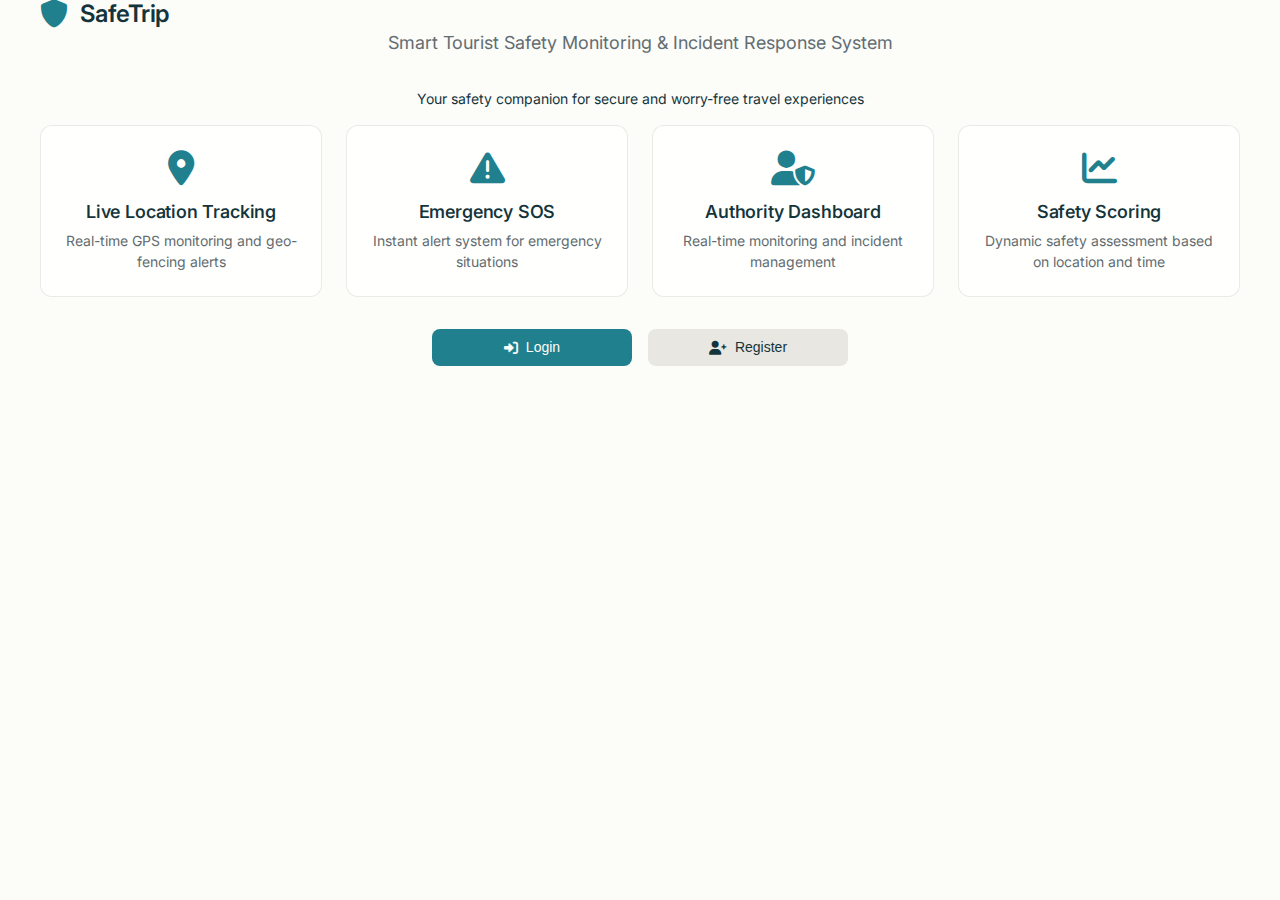
<file: index.html>
<!DOCTYPE html>
<html lang="en">
<head>
    <meta charset="UTF-8">
    <meta name="viewport" content="width=device-width, initial-scale=1.0">
    <title>SafeTrip - Smart Tourist Safety System</title>
    <link rel="stylesheet" href="style.css">
    <link rel="stylesheet" href="https://cdnjs.cloudflare.com/ajax/libs/font-awesome/6.0.0/css/all.min.css">
    <link rel="preconnect" href="https://fonts.googleapis.com">
    <link rel="preconnect" href="https://fonts.gstatic.com" crossorigin>
    <link href="https://fonts.googleapis.com/css2?family=Inter:wght@300;400;500;600;700&display=swap" rel="stylesheet">
</head>
<body>
    <!-- Welcome View -->
    <div id="welcomeView" class="welcome-container">
        <div class="hero-section">
            <div class="hero-content">
                <div class="hero-header">
                    <div class="logo">
                        <i class="fas fa-shield-alt"></i>
                        <h1>SafeTrip</h1>
                    </div>
                    <p class="hero-subtitle">Smart Tourist Safety Monitoring & Incident Response System</p>
                    <p class="hero-description">Your safety companion for secure and worry-free travel experiences</p>
                </div>

                <div class="features-grid">
                    <div class="feature-card">
                        <i class="fas fa-map-marker-alt"></i>
                        <h3>Live Location Tracking</h3>
                        <p>Real-time GPS monitoring and geo-fencing alerts</p>
                    </div>
                    <div class="feature-card">
                        <i class="fas fa-exclamation-triangle"></i>
                        <h3>Emergency SOS</h3>
                        <p>Instant alert system for emergency situations</p>
                    </div>
                    <div class="feature-card">
                        <i class="fas fa-user-shield"></i>
                        <h3>Authority Dashboard</h3>
                        <p>Real-time monitoring and incident management</p>
                    </div>
                    <div class="feature-card">
                        <i class="fas fa-chart-line"></i>
                        <h3>Safety Scoring</h3>
                        <p>Dynamic safety assessment based on location and time</p>
                    </div>
                </div>

                <div class="cta-buttons">
                    <button class="btn btn--primary" onclick="ModalSystem.show('loginModal')">
                        <i class="fas fa-sign-in-alt"></i>
                        Login
                    </button>
                    <button class="btn btn--secondary" onclick="ModalSystem.show('registerModal')">
                        <i class="fas fa-user-plus"></i>
                        Register
                    </button>
                </div>
            </div>
        </div>
    </div>

    <!-- Login Modal -->
    <div id="loginModal" class="modal hidden">
        <div class="modal-content">
            <div class="modal-header">
                <h3><i class="fas fa-sign-in-alt"></i> Login</h3>
                <button class="modal-close" onclick="ModalSystem.hide('loginModal')">&times;</button>
            </div>
            <div class="modal-body">
                <form id="loginForm" class="auth-form">
                    <div class="form-group">
                        <label for="loginEmail">Email:</label>
                        <input type="email" id="loginEmail" name="email" required>
                    </div>
                    <div class="form-group">
                        <label for="loginPassword">Password:</label>
                        <input type="password" id="loginPassword" name="password" required>
                    </div>
                    <div class="form-group">
                        <label for="loginUserType">User Type:</label>
                        <select id="loginUserType" name="userType" required>
                            <option value="">Select User Type</option>
                            <option value="tourist">Tourist</option>
                            <option value="authority">Authority</option>
                        </select>
                    </div>
                    <button type="submit" class="btn btn--primary btn--full">
                        <i class="fas fa-sign-in-alt"></i>
                        Login
                    </button>
                </form>
                <p class="auth-switch">
                    Don't have an account? 
                    <a href="#" onclick="ModalSystem.hide('loginModal'); ModalSystem.show('registerModal')">Register here</a>
                </p>
            </div>
        </div>
    </div>

    <!-- Register Modal -->
    <div id="registerModal" class="modal hidden">
        <div class="modal-content">
            <div class="modal-header">
                <h3><i class="fas fa-user-plus"></i> Register</h3>
                <button class="modal-close" onclick="ModalSystem.hide('registerModal')">&times;</button>
            </div>
            <div class="modal-body">
                <form id="registerForm" class="auth-form">
                    <!-- Common Fields -->
                    <div class="form-group">
                        <label for="registerName">Full Name:</label>
                        <input type="text" id="registerName" name="name" required maxlength="100">
                    </div>
                    <div class="form-group">
                        <label for="registerEmail">Email:</label>
                        <input type="email" id="registerEmail" name="email" required>
                    </div>
                    <div class="form-group">
                        <label for="registerPhone">Phone Number:</label>
                        <input type="tel" id="registerPhone" name="phone" required 
                               pattern="^\+91[6-9]\d{9}$" placeholder="+91XXXXXXXXXX">
                    </div>
                    <div class="form-group">
                        <label for="registerPassword">Password:</label>
                        <input type="password" id="registerPassword" name="password" required minlength="8">
                    </div>
                    <div class="form-group">
                        <label for="registerUserType">User Type:</label>
                        <select id="registerUserType" name="userType" required onchange="toggleUserTypeFields()">
                            <option value="">Select User Type</option>
                            <option value="tourist">Tourist</option>
                            <option value="authority">Authority</option>
                        </select>
                    </div>

                    <!-- Tourist Specific Fields -->
                    <div id="touristFields" class="user-type-fields" style="display: none;">
                        <div class="form-group">
                            <label for="emergencyContact">Emergency Contact:</label>
                            <input type="tel" id="emergencyContact" name="emergencyContact" 
                                   pattern="^\+91[6-9]\d{9}$" placeholder="+91XXXXXXXXXX">
                        </div>
                        <div class="form-group">
                            <label for="idType">ID Type:</label>
                            <select id="idType" name="idType">
                                <option value="">Select ID Type</option>
                                <option value="aadhaar">Aadhaar</option>
                                <option value="passport">Passport</option>
                                <option value="driving_license">Driving License</option>
                            </select>
                        </div>
                        <div class="form-group">
                            <label for="idNumber">ID Number:</label>
                            <input type="text" id="idNumber" name="idNumber">
                        </div>
                        <div class="form-group">
                            <label for="nationality">Nationality:</label>
                            <input type="text" id="nationality" name="nationality" value="Indian">
                        </div>
                    </div>

                    <!-- Authority Specific Fields -->
                    <div id="authorityFields" class="user-type-fields" style="display: none;">
                        <div class="form-group">
                            <label for="officerID">Officer ID:</label>
                            <input type="text" id="officerID" name="officerID">
                        </div>
                        <div class="form-group">
                            <label for="department">Department:</label>
                            <select id="department" name="department">
                                <option value="">Select Department</option>
                                <option value="Police Department">Police Department</option>
                                <option value="Tourism Department">Tourism Department</option>
                                <option value="Emergency Services">Emergency Services</option>
                                <option value="Medical Department">Medical Department</option>
                            </select>
                        </div>
                        <div class="form-group">
                            <label for="jurisdiction">Jurisdiction:</label>
                            <input type="text" id="jurisdiction" name="jurisdiction">
                        </div>
                        <div class="form-group">
                            <label for="rank">Rank:</label>
                            <input type="text" id="rank" name="rank" value="Officer">
                        </div>
                    </div>

                    <button type="submit" class="btn btn--primary btn--full">
                        <i class="fas fa-user-plus"></i>
                        Register
                    </button>
                </form>
                <p class="auth-switch">
                    Already have an account? 
                    <a href="#" onclick="ModalSystem.hide('registerModal'); ModalSystem.show('loginModal')">Login here</a>
                </p>
            </div>
        </div>
    </div>

    <!-- Main App Container -->
    <div id="appView" class="app-container" style="display: none;">
        <!-- App Header -->
        <div class="app-header">
            <div class="header-content">
                <!-- Tourist Header -->
                <div id="touristHeader" class="user-info" style="display: none;">
                    <div class="user-avatar">
                        <i class="fas fa-user"></i>
                    </div>
                    <div class="user-details">
                        <h3 id="userName">Loading...</h3>
                        <p class="safety-score">Safety Score: <span id="safetyScoreHeader" class="score-value">--</span></p>
                    </div>
                </div>

                <!-- Authority Header -->
                <div id="authorityHeader" class="authority-info authority-header" style="display: none;">
                    <div class="authority-avatar">
                        <i class="fas fa-shield-alt"></i>
                    </div>
                    <div class="authority-details">
                        <h3 id="authorityName">Loading...</h3>
                        <p id="authorityDept">Authority Department</p>
                    </div>
                </div>

                <!-- Header Actions -->
                <div class="header-actions">
                    <div class="alert-counter">
                        <i class="fas fa-bell"></i>
                        <span id="alertsBadge" class="badge hidden">0</span>
                    </div>
                    <button id="logoutButton" class="btn btn--secondary btn--small">
                        <i class="fas fa-sign-out-alt"></i>
                        Logout
                    </button>
                </div>
            </div>
        </div>

        <!-- Navigation -->
        <div class="app-nav">
            <!-- Tourist Navigation -->
            <div id="touristNav" class="nav-container" style="display: none;">
                <button class="nav-btn active" onclick="Navigation.showView('dashboard')">
                    <i class="fas fa-tachometer-alt"></i>
                    Dashboard
                </button>
                <button class="nav-btn" onclick="Navigation.showView('alerts')">
                    <i class="fas fa-bell"></i>
                    Alerts
                </button>
                <button class="nav-btn" onclick="Navigation.showView('safety')">
                    <i class="fas fa-shield-alt"></i>
                    Safety Tips
                </button>
                <button class="nav-btn" onclick="Navigation.showView('emergency')">
                    <i class="fas fa-exclamation-triangle"></i>
                    Emergency
                </button>
                <button class="nav-btn" onclick="Navigation.showView('profile')">
                    <i class="fas fa-user"></i>
                    Profile
                </button>
            </div>

            <!-- Authority Navigation -->
            <div id="authorityNav" class="nav-container" style="display: none;">
                <button class="nav-btn active" onclick="Navigation.showView('authorityDashboard')">
                    <i class="fas fa-tachometer-alt"></i>
                    Dashboard
                </button>
                <button class="nav-btn" onclick="Navigation.showView('monitoringCenter')">
                    <i class="fas fa-desktop"></i>
                    Monitoring
                </button>
                <button class="nav-btn" onclick="Navigation.showView('incidentManagement')">
                    <i class="fas fa-clipboard-list"></i>
                    Incidents
                </button>
                <button class="nav-btn" onclick="Navigation.showView('reports')">
                    <i class="fas fa-chart-bar"></i>
                    Reports
                </button>
            </div>
        </div>

        <!-- App Main Content -->
        <div class="app-main">
            <!-- Tourist Dashboard -->
            <div id="dashboard" class="view active">
                <div class="dashboard-grid">
                    <!-- Safety Score Card -->
                    <div class="dashboard-card safety-card">
                        <div class="card-header">
                            <h4><i class="fas fa-shield-alt"></i> Current Safety Score</h4>
                        </div>
                        <div class="card-body">
                            <div class="safety-indicator">
                                <div class="safety-circle high" id="safetyCircle">85</div>
                                <p>Your current safety level</p>
                            </div>
                        </div>
                    </div>

                    <!-- Emergency Button Card -->
                    <div class="dashboard-card emergency-card">
                        <div class="card-header">
                            <h4><i class="fas fa-exclamation-triangle"></i> Emergency SOS</h4>
                        </div>
                        <div class="card-body">
                            <button id="emergencyButton" class="emergency-button">
                                <i class="fas fa-exclamation-triangle"></i>
                                SOS
                            </button>
                            <p class="emergency-text">Press in case of emergency</p>
                        </div>
                    </div>

                    <!-- Nearby Alerts Card -->
                    <div class="dashboard-card">
                        <div class="card-header">
                            <h4><i class="fas fa-bell"></i> Nearby Alerts</h4>
                        </div>
                        <div class="card-body">
                            <div id="alertsList" class="alerts-list">
                                <p class="loading">Loading alerts...</p>
                            </div>
                        </div>
                    </div>
                </div>
            </div>

            <!-- Tourist Alerts View -->
            <div id="alerts" class="view">
                <div class="view-header">
                    <h2><i class="fas fa-bell"></i> Safety Alerts</h2>
                    <p>Stay informed about safety alerts in your area</p>
                </div>
                <div class="alerts-container">
                    <div id="allAlertsList" class="alerts-list">
                        <p class="loading">Loading alerts...</p>
                    </div>
                </div>
            </div>

            <!-- Safety Tips View -->
            <div id="safety" class="view">
                <div class="view-header">
                    <h2><i class="fas fa-shield-alt"></i> Safety Tips</h2>
                    <p>Important safety guidelines for travelers</p>
                </div>
                <div class="safety-tips-container">
                    <div id="safetyTips" class="tips-grid">
                        <p class="loading">Loading safety tips...</p>
                    </div>
                </div>
            </div>

            <!-- Emergency Contacts View -->
            <div id="emergency" class="view">
                <div class="view-header">
                    <h2><i class="fas fa-exclamation-triangle"></i> Emergency Contacts</h2>
                    <p>Important emergency contact numbers</p>
                </div>
                <div class="emergency-contacts-container">
                    <div id="emergencyContacts" class="contacts-grid">
                        <p class="loading">Loading emergency contacts...</p>
                    </div>
                </div>
            </div>

            <!-- Profile View -->
            <div id="profile" class="view">
                <div class="view-header">
                    <h2><i class="fas fa-user"></i> My Profile</h2>
                    <p>Your account information and settings</p>
                </div>
                <div class="profile-container">
                    <div class="profile-card">
                        <div class="profile-info">
                            <div class="profile-avatar">
                                <i class="fas fa-user"></i>
                            </div>
                            <h3 id="profileName">Loading...</h3>
                            <p id="profileEmail">Loading...</p>
                            <p id="profilePhone">Loading...</p>
                        </div>
                    </div>
                </div>
            </div>

            <!-- Authority Dashboard -->
            <div id="authorityDashboard" class="view">
                <div class="dashboard-grid">
                    <!-- Active Tourists Card -->
                    <div class="dashboard-card">
                        <div class="card-header">
                            <h4><i class="fas fa-users"></i> Active Tourists</h4>
                        </div>
                        <div class="card-body">
                            <div id="touristsList" class="tourists-list">
                                <p class="loading">Loading tourists...</p>
                            </div>
                        </div>
                    </div>

                    <!-- Recent Alerts Card -->
                    <div class="dashboard-card">
                        <div class="card-header">
                            <h4><i class="fas fa-bell"></i> Recent Alerts</h4>
                        </div>
                        <div class="card-body">
                            <div id="authorityAlertsList" class="alerts-list">
                                <p class="loading">Loading alerts...</p>
                            </div>
                        </div>
                    </div>
                </div>
            </div>

            <!-- Monitoring Center View -->
            <div id="monitoringCenter" class="view">
                <div class="view-header">
                    <h2><i class="fas fa-desktop"></i> Monitoring Center</h2>
                    <p>Real-time monitoring of tourist locations and activities</p>
                </div>
                <div class="monitoring-container">
                    <div class="map-container">
                        <div id="monitoringMap" class="map-placeholder">
                            <i class="fas fa-map"></i>
                            <p>Real-time Map View</p>
                            <small>Tourist locations and alerts will be displayed here</small>
                        </div>
                    </div>
                </div>
            </div>

            <!-- Incident Management View -->
            <div id="incidentManagement" class="view">
                <div class="view-header">
                    <h2><i class="fas fa-clipboard-list"></i> Incident Management</h2>
                    <p>Manage and respond to reported incidents</p>
                </div>
                <div class="incidents-container">
                    <div id="incidentsList" class="incidents-list">
                        <p class="loading">Loading incidents...</p>
                    </div>
                </div>
            </div>

            <!-- Reports View -->
            <div id="reports" class="view">
                <div class="view-header">
                    <h2><i class="fas fa-chart-bar"></i> Reports & Analytics</h2>
                    <p>Safety reports and statistical analysis</p>
                </div>
                <div class="reports-container">
                    <div class="reports-grid">
                        <div class="report-card">
                            <h4><i class="fas fa-chart-line"></i> Safety Trends</h4>
                            <div class="chart-placeholder">
                                <i class="fas fa-chart-line"></i>
                                <p>Safety trend analysis</p>
                            </div>
                        </div>
                        <div class="report-card">
                            <h4><i class="fas fa-map-marked-alt"></i> Incident Heatmap</h4>
                            <div class="chart-placeholder">
                                <i class="fas fa-map-marked-alt"></i>
                                <p>Incident location heatmap</p>
                            </div>
                        </div>
                    </div>
                </div>
            </div>
        </div>
    </div>

    <!-- Notifications Container -->
    <div id="notifications" class="notifications-container"></div>

    <script src="app.js"></script>
    <script>
        // Toggle user type specific fields in registration form
        function toggleUserTypeFields() {
            const userType = document.getElementById('registerUserType').value;
            const touristFields = document.getElementById('touristFields');
            const authorityFields = document.getElementById('authorityFields');

            if (userType === 'tourist') {
                touristFields.style.display = 'block';
                authorityFields.style.display = 'none';

                // Make tourist fields required
                document.getElementById('emergencyContact').required = true;
                document.getElementById('idType').required = true;
                document.getElementById('idNumber').required = true;

                // Make authority fields optional
                document.getElementById('officerID').required = false;
                document.getElementById('department').required = false;
                document.getElementById('jurisdiction').required = false;
            } else if (userType === 'authority') {
                touristFields.style.display = 'none';
                authorityFields.style.display = 'block';

                // Make authority fields required
                document.getElementById('officerID').required = true;
                document.getElementById('department').required = true;
                document.getElementById('jurisdiction').required = true;

                // Make tourist fields optional
                document.getElementById('emergencyContact').required = false;
                document.getElementById('idType').required = false;
                document.getElementById('idNumber').required = false;
            } else {
                touristFields.style.display = 'none';
                authorityFields.style.display = 'none';

                // Make all fields optional
                document.getElementById('emergencyContact').required = false;
                document.getElementById('idType').required = false;
                document.getElementById('idNumber').required = false;
                document.getElementById('officerID').required = false;
                document.getElementById('department').required = false;
                document.getElementById('jurisdiction').required = false;
            }
        }

        // Show appropriate UI based on user type
        function showUserTypeUI(userType) {
            if (userType === 'tourist') {
                document.getElementById('touristHeader').style.display = 'flex';
                document.getElementById('authorityHeader').style.display = 'none';
                document.getElementById('touristNav').style.display = 'flex';
                document.getElementById('authorityNav').style.display = 'none';
                Navigation.showView('dashboard');
            } else if (userType === 'authority') {
                document.getElementById('touristHeader').style.display = 'none';
                document.getElementById('authorityHeader').style.display = 'flex';
                document.getElementById('touristNav').style.display = 'none';
                document.getElementById('authorityNav').style.display = 'flex';
                Navigation.showView('authorityDashboard');
            }
        }

        // Override the original app initialization to show correct UI
        const originalShowApp = AuthSystem.showApp;
        AuthSystem.showApp = function() {
            originalShowApp();
            if (AppState.userType) {
                showUserTypeUI(AppState.userType);
            }
        };

        // Override tourist app init to show tourist UI
        const originalTouristInit = TouristApp.init;
        TouristApp.init = function() {
            showUserTypeUI('tourist');
            originalTouristInit();
        };

        // Override authority app init to show authority UI
        const originalAuthorityInit = AuthorityApp.init;
        AuthorityApp.init = function() {
            showUserTypeUI('authority');
            originalAuthorityInit();
        };
    </script>
</body>
</html>
</file>
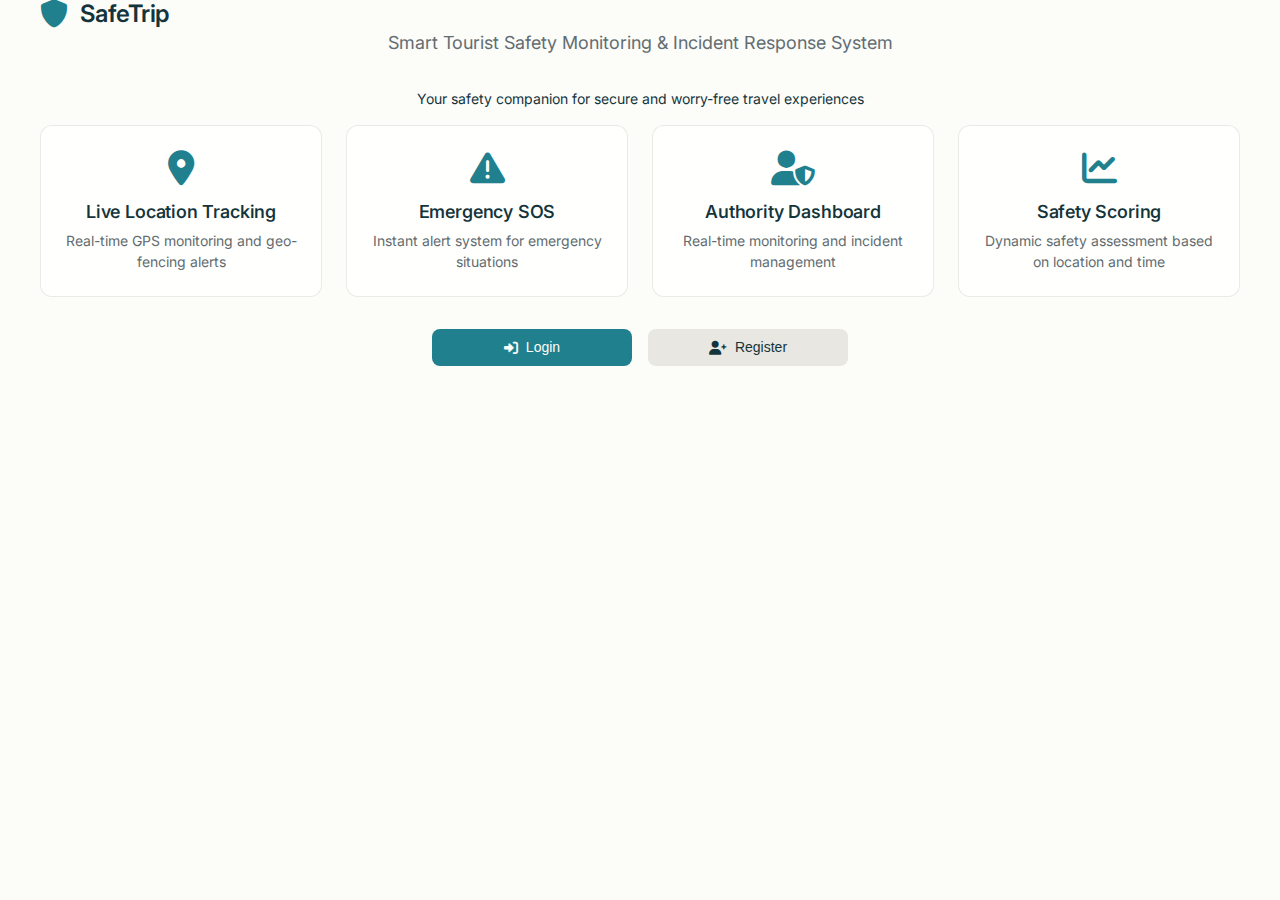
<file: index (3).html>
<!DOCTYPE html>
<html lang="en">
<head>
    <meta charset="UTF-8">
    <meta name="viewport" content="width=device-width, initial-scale=1.0">
    <title>SafeTrip - Smart Tourist Safety System</title>
    <link rel="stylesheet" href="style.css">
    <link rel="stylesheet" href="https://cdnjs.cloudflare.com/ajax/libs/font-awesome/6.0.0/css/all.min.css">
    <link rel="preconnect" href="https://fonts.googleapis.com">
    <link rel="preconnect" href="https://fonts.gstatic.com" crossorigin>
    <link href="https://fonts.googleapis.com/css2?family=Inter:wght@300;400;500;600;700&display=swap" rel="stylesheet">
</head>
<body>
    <!-- Welcome View -->
    <div id="welcomeView" class="welcome-container">
        <div class="hero-section">
            <div class="hero-content">
                <div class="hero-header">
                    <div class="logo">
                        <i class="fas fa-shield-alt"></i>
                        <h1>SafeTrip</h1>
                    </div>
                    <p class="hero-subtitle">Smart Tourist Safety Monitoring & Incident Response System</p>
                    <p class="hero-description">Your safety companion for secure and worry-free travel experiences</p>
                </div>

                <div class="features-grid">
                    <div class="feature-card">
                        <i class="fas fa-map-marker-alt"></i>
                        <h3>Live Location Tracking</h3>
                        <p>Real-time GPS monitoring and geo-fencing alerts</p>
                    </div>
                    <div class="feature-card">
                        <i class="fas fa-exclamation-triangle"></i>
                        <h3>Emergency SOS</h3>
                        <p>Instant alert system for emergency situations</p>
                    </div>
                    <div class="feature-card">
                        <i class="fas fa-user-shield"></i>
                        <h3>Authority Dashboard</h3>
                        <p>Real-time monitoring and incident management</p>
                    </div>
                    <div class="feature-card">
                        <i class="fas fa-chart-line"></i>
                        <h3>Safety Scoring</h3>
                        <p>Dynamic safety assessment based on location and time</p>
                    </div>
                </div>

                <div class="cta-buttons">
                    <button class="btn btn--primary" onclick="ModalSystem.show('loginModal')">
                        <i class="fas fa-sign-in-alt"></i>
                        Login
                    </button>
                    <button class="btn btn--secondary" onclick="ModalSystem.show('registerModal')">
                        <i class="fas fa-user-plus"></i>
                        Register
                    </button>
                </div>
            </div>
        </div>
    </div>

    <!-- Login Modal -->
    <div id="loginModal" class="modal hidden">
        <div class="modal-content">
            <div class="modal-header">
                <h3><i class="fas fa-sign-in-alt"></i> Login</h3>
                <button class="modal-close" onclick="ModalSystem.hide('loginModal')">&times;</button>
            </div>
            <div class="modal-body">
                <form id="loginForm" class="auth-form">
                    <div class="form-group">
                        <label for="loginEmail">Email:</label>
                        <input type="email" id="loginEmail" name="email" required>
                    </div>
                    <div class="form-group">
                        <label for="loginPassword">Password:</label>
                        <input type="password" id="loginPassword" name="password" required>
                    </div>
                    <div class="form-group">
                        <label for="loginUserType">User Type:</label>
                        <select id="loginUserType" name="userType" required>
                            <option value="">Select User Type</option>
                            <option value="tourist">Tourist</option>
                            <option value="authority">Authority</option>
                        </select>
                    </div>
                    <button type="submit" class="btn btn--primary btn--full">
                        <i class="fas fa-sign-in-alt"></i>
                        Login
                    </button>
                </form>
                <p class="auth-switch">
                    Don't have an account? 
                    <a href="#" onclick="ModalSystem.hide('loginModal'); ModalSystem.show('registerModal')">Register here</a>
                </p>
            </div>
        </div>
    </div>

    <!-- Register Modal -->
    <div id="registerModal" class="modal hidden">
        <div class="modal-content">
            <div class="modal-header">
                <h3><i class="fas fa-user-plus"></i> Register</h3>
                <button class="modal-close" onclick="ModalSystem.hide('registerModal')">&times;</button>
            </div>
            <div class="modal-body">
                <form id="registerForm" class="auth-form">
                    <!-- Common Fields -->
                    <div class="form-group">
                        <label for="registerName">Full Name:</label>
                        <input type="text" id="registerName" name="name" required maxlength="100">
                    </div>
                    <div class="form-group">
                        <label for="registerEmail">Email:</label>
                        <input type="email" id="registerEmail" name="email" required>
                    </div>
                    <div class="form-group">
                        <label for="registerPhone">Phone Number:</label>
                        <input type="tel" id="registerPhone" name="phone" required 
                               pattern="^\+91[6-9]\d{9}$" placeholder="+91XXXXXXXXXX">
                    </div>
                    <div class="form-group">
                        <label for="registerPassword">Password:</label>
                        <input type="password" id="registerPassword" name="password" required minlength="8">
                    </div>
                    <div class="form-group">
                        <label for="registerUserType">User Type:</label>
                        <select id="registerUserType" name="userType" required onchange="toggleUserTypeFields()">
                            <option value="">Select User Type</option>
                            <option value="tourist">Tourist</option>
                            <option value="authority">Authority</option>
                        </select>
                    </div>

                    <!-- Tourist Specific Fields -->
                    <div id="touristFields" class="user-type-fields" style="display: none;">
                        <div class="form-group">
                            <label for="emergencyContact">Emergency Contact:</label>
                            <input type="tel" id="emergencyContact" name="emergencyContact" 
                                   pattern="^\+91[6-9]\d{9}$" placeholder="+91XXXXXXXXXX">
                        </div>
                        <div class="form-group">
                            <label for="idType">ID Type:</label>
                            <select id="idType" name="idType">
                                <option value="">Select ID Type</option>
                                <option value="aadhaar">Aadhaar</option>
                                <option value="passport">Passport</option>
                                <option value="driving_license">Driving License</option>
                            </select>
                        </div>
                        <div class="form-group">
                            <label for="idNumber">ID Number:</label>
                            <input type="text" id="idNumber" name="idNumber">
                        </div>
                        <div class="form-group">
                            <label for="nationality">Nationality:</label>
                            <input type="text" id="nationality" name="nationality" value="Indian">
                        </div>
                    </div>

                    <!-- Authority Specific Fields -->
                    <div id="authorityFields" class="user-type-fields" style="display: none;">
                        <div class="form-group">
                            <label for="officerID">Officer ID:</label>
                            <input type="text" id="officerID" name="officerID">
                        </div>
                        <div class="form-group">
                            <label for="department">Department:</label>
                            <select id="department" name="department">
                                <option value="">Select Department</option>
                                <option value="Police Department">Police Department</option>
                                <option value="Tourism Department">Tourism Department</option>
                                <option value="Emergency Services">Emergency Services</option>
                                <option value="Medical Department">Medical Department</option>
                            </select>
                        </div>
                        <div class="form-group">
                            <label for="jurisdiction">Jurisdiction:</label>
                            <input type="text" id="jurisdiction" name="jurisdiction">
                        </div>
                        <div class="form-group">
                            <label for="rank">Rank:</label>
                            <input type="text" id="rank" name="rank" value="Officer">
                        </div>
                    </div>

                    <button type="submit" class="btn btn--primary btn--full">
                        <i class="fas fa-user-plus"></i>
                        Register
                    </button>
                </form>
                <p class="auth-switch">
                    Already have an account? 
                    <a href="#" onclick="ModalSystem.hide('registerModal'); ModalSystem.show('loginModal')">Login here</a>
                </p>
            </div>
        </div>
    </div>

    <!-- Main App Container -->
    <div id="appView" class="app-container" style="display: none;">
        <!-- App Header -->
        <div class="app-header">
            <div class="header-content">
                <!-- Tourist Header -->
                <div id="touristHeader" class="user-info" style="display: none;">
                    <div class="user-avatar">
                        <i class="fas fa-user"></i>
                    </div>
                    <div class="user-details">
                        <h3 id="userName">Loading...</h3>
                        <p class="safety-score">Safety Score: <span id="safetyScoreHeader" class="score-value">--</span></p>
                    </div>
                </div>

                <!-- Authority Header -->
                <div id="authorityHeader" class="authority-info authority-header" style="display: none;">
                    <div class="authority-avatar">
                        <i class="fas fa-shield-alt"></i>
                    </div>
                    <div class="authority-details">
                        <h3 id="authorityName">Loading...</h3>
                        <p id="authorityDept">Authority Department</p>
                    </div>
                </div>

                <!-- Header Actions -->
                <div class="header-actions">
                    <div class="alert-counter">
                        <i class="fas fa-bell"></i>
                        <span id="alertsBadge" class="badge hidden">0</span>
                    </div>
                    <button id="logoutButton" class="btn btn--secondary btn--small">
                        <i class="fas fa-sign-out-alt"></i>
                        Logout
                    </button>
                </div>
            </div>
        </div>

        <!-- Navigation -->
        <div class="app-nav">
            <!-- Tourist Navigation -->
            <div id="touristNav" class="nav-container" style="display: none;">
                <button class="nav-btn active" onclick="Navigation.showView('dashboard')">
                    <i class="fas fa-tachometer-alt"></i>
                    Dashboard
                </button>
                <button class="nav-btn" onclick="Navigation.showView('alerts')">
                    <i class="fas fa-bell"></i>
                    Alerts
                </button>
                <button class="nav-btn" onclick="Navigation.showView('safety')">
                    <i class="fas fa-shield-alt"></i>
                    Safety Tips
                </button>
                <button class="nav-btn" onclick="Navigation.showView('emergency')">
                    <i class="fas fa-exclamation-triangle"></i>
                    Emergency
                </button>
                <button class="nav-btn" onclick="Navigation.showView('profile')">
                    <i class="fas fa-user"></i>
                    Profile
                </button>
            </div>

            <!-- Authority Navigation -->
            <div id="authorityNav" class="nav-container" style="display: none;">
                <button class="nav-btn active" onclick="Navigation.showView('authorityDashboard')">
                    <i class="fas fa-tachometer-alt"></i>
                    Dashboard
                </button>
                <button class="nav-btn" onclick="Navigation.showView('monitoringCenter')">
                    <i class="fas fa-desktop"></i>
                    Monitoring
                </button>
                <button class="nav-btn" onclick="Navigation.showView('incidentManagement')">
                    <i class="fas fa-clipboard-list"></i>
                    Incidents
                </button>
                <button class="nav-btn" onclick="Navigation.showView('reports')">
                    <i class="fas fa-chart-bar"></i>
                    Reports
                </button>
            </div>
        </div>

        <!-- App Main Content -->
        <div class="app-main">
            <!-- Tourist Dashboard -->
            <div id="dashboard" class="view active">
                <div class="dashboard-grid">
                    <!-- Safety Score Card -->
                    <div class="dashboard-card safety-card">
                        <div class="card-header">
                            <h4><i class="fas fa-shield-alt"></i> Current Safety Score</h4>
                        </div>
                        <div class="card-body">
                            <div class="safety-indicator">
                                <div class="safety-circle high" id="safetyCircle">85</div>
                                <p>Your current safety level</p>
                            </div>
                        </div>
                    </div>

                    <!-- Emergency Button Card -->
                    <div class="dashboard-card emergency-card">
                        <div class="card-header">
                            <h4><i class="fas fa-exclamation-triangle"></i> Emergency SOS</h4>
                        </div>
                        <div class="card-body">
                            <button id="emergencyButton" class="emergency-button">
                                <i class="fas fa-exclamation-triangle"></i>
                                SOS
                            </button>
                            <p class="emergency-text">Press in case of emergency</p>
                        </div>
                    </div>

                    <!-- Nearby Alerts Card -->
                    <div class="dashboard-card">
                        <div class="card-header">
                            <h4><i class="fas fa-bell"></i> Nearby Alerts</h4>
                        </div>
                        <div class="card-body">
                            <div id="alertsList" class="alerts-list">
                                <p class="loading">Loading alerts...</p>
                            </div>
                        </div>
                    </div>
                </div>
            </div>

            <!-- Tourist Alerts View -->
            <div id="alerts" class="view">
                <div class="view-header">
                    <h2><i class="fas fa-bell"></i> Safety Alerts</h2>
                    <p>Stay informed about safety alerts in your area</p>
                </div>
                <div class="alerts-container">
                    <div id="allAlertsList" class="alerts-list">
                        <p class="loading">Loading alerts...</p>
                    </div>
                </div>
            </div>

            <!-- Safety Tips View -->
            <div id="safety" class="view">
                <div class="view-header">
                    <h2><i class="fas fa-shield-alt"></i> Safety Tips</h2>
                    <p>Important safety guidelines for travelers</p>
                </div>
                <div class="safety-tips-container">
                    <div id="safetyTips" class="tips-grid">
                        <p class="loading">Loading safety tips...</p>
                    </div>
                </div>
            </div>

            <!-- Emergency Contacts View -->
            <div id="emergency" class="view">
                <div class="view-header">
                    <h2><i class="fas fa-exclamation-triangle"></i> Emergency Contacts</h2>
                    <p>Important emergency contact numbers</p>
                </div>
                <div class="emergency-contacts-container">
                    <div id="emergencyContacts" class="contacts-grid">
                        <p class="loading">Loading emergency contacts...</p>
                    </div>
                </div>
            </div>

            <!-- Profile View -->
            <div id="profile" class="view">
                <div class="view-header">
                    <h2><i class="fas fa-user"></i> My Profile</h2>
                    <p>Your account information and settings</p>
                </div>
                <div class="profile-container">
                    <div class="profile-card">
                        <div class="profile-info">
                            <div class="profile-avatar">
                                <i class="fas fa-user"></i>
                            </div>
                            <h3 id="profileName">Loading...</h3>
                            <p id="profileEmail">Loading...</p>
                            <p id="profilePhone">Loading...</p>
                        </div>
                    </div>
                </div>
            </div>

            <!-- Authority Dashboard -->
            <div id="authorityDashboard" class="view">
                <div class="dashboard-grid">
                    <!-- Active Tourists Card -->
                    <div class="dashboard-card">
                        <div class="card-header">
                            <h4><i class="fas fa-users"></i> Active Tourists</h4>
                        </div>
                        <div class="card-body">
                            <div id="touristsList" class="tourists-list">
                                <p class="loading">Loading tourists...</p>
                            </div>
                        </div>
                    </div>

                    <!-- Recent Alerts Card -->
                    <div class="dashboard-card">
                        <div class="card-header">
                            <h4><i class="fas fa-bell"></i> Recent Alerts</h4>
                        </div>
                        <div class="card-body">
                            <div id="authorityAlertsList" class="alerts-list">
                                <p class="loading">Loading alerts...</p>
                            </div>
                        </div>
                    </div>
                </div>
            </div>

            <!-- Monitoring Center View -->
            <div id="monitoringCenter" class="view">
                <div class="view-header">
                    <h2><i class="fas fa-desktop"></i> Monitoring Center</h2>
                    <p>Real-time monitoring of tourist locations and activities</p>
                </div>
                <div class="monitoring-container">
                    <div class="map-container">
                        <div id="monitoringMap" class="map-placeholder">
                            <i class="fas fa-map"></i>
                            <p>Real-time Map View</p>
                            <small>Tourist locations and alerts will be displayed here</small>
                        </div>
                    </div>
                </div>
            </div>

            <!-- Incident Management View -->
            <div id="incidentManagement" class="view">
                <div class="view-header">
                    <h2><i class="fas fa-clipboard-list"></i> Incident Management</h2>
                    <p>Manage and respond to reported incidents</p>
                </div>
                <div class="incidents-container">
                    <div id="incidentsList" class="incidents-list">
                        <p class="loading">Loading incidents...</p>
                    </div>
                </div>
            </div>

            <!-- Reports View -->
            <div id="reports" class="view">
                <div class="view-header">
                    <h2><i class="fas fa-chart-bar"></i> Reports & Analytics</h2>
                    <p>Safety reports and statistical analysis</p>
                </div>
                <div class="reports-container">
                    <div class="reports-grid">
                        <div class="report-card">
                            <h4><i class="fas fa-chart-line"></i> Safety Trends</h4>
                            <div class="chart-placeholder">
                                <i class="fas fa-chart-line"></i>
                                <p>Safety trend analysis</p>
                            </div>
                        </div>
                        <div class="report-card">
                            <h4><i class="fas fa-map-marked-alt"></i> Incident Heatmap</h4>
                            <div class="chart-placeholder">
                                <i class="fas fa-map-marked-alt"></i>
                                <p>Incident location heatmap</p>
                            </div>
                        </div>
                    </div>
                </div>
            </div>
        </div>
    </div>

    <!-- Notifications Container -->
    <div id="notifications" class="notifications-container"></div>

    <script src="app.js"></script>
    <script>
        // Toggle user type specific fields in registration form
        function toggleUserTypeFields() {
            const userType = document.getElementById('registerUserType').value;
            const touristFields = document.getElementById('touristFields');
            const authorityFields = document.getElementById('authorityFields');

            if (userType === 'tourist') {
                touristFields.style.display = 'block';
                authorityFields.style.display = 'none';

                // Make tourist fields required
                document.getElementById('emergencyContact').required = true;
                document.getElementById('idType').required = true;
                document.getElementById('idNumber').required = true;

                // Make authority fields optional
                document.getElementById('officerID').required = false;
                document.getElementById('department').required = false;
                document.getElementById('jurisdiction').required = false;
            } else if (userType === 'authority') {
                touristFields.style.display = 'none';
                authorityFields.style.display = 'block';

                // Make authority fields required
                document.getElementById('officerID').required = true;
                document.getElementById('department').required = true;
                document.getElementById('jurisdiction').required = true;

                // Make tourist fields optional
                document.getElementById('emergencyContact').required = false;
                document.getElementById('idType').required = false;
                document.getElementById('idNumber').required = false;
            } else {
                touristFields.style.display = 'none';
                authorityFields.style.display = 'none';

                // Make all fields optional
                document.getElementById('emergencyContact').required = false;
                document.getElementById('idType').required = false;
                document.getElementById('idNumber').required = false;
                document.getElementById('officerID').required = false;
                document.getElementById('department').required = false;
                document.getElementById('jurisdiction').required = false;
            }
        }

        // Show appropriate UI based on user type
        function showUserTypeUI(userType) {
            if (userType === 'tourist') {
                document.getElementById('touristHeader').style.display = 'flex';
                document.getElementById('authorityHeader').style.display = 'none';
                document.getElementById('touristNav').style.display = 'flex';
                document.getElementById('authorityNav').style.display = 'none';
                Navigation.showView('dashboard');
            } else if (userType === 'authority') {
                document.getElementById('touristHeader').style.display = 'none';
                document.getElementById('authorityHeader').style.display = 'flex';
                document.getElementById('touristNav').style.display = 'none';
                document.getElementById('authorityNav').style.display = 'flex';
                Navigation.showView('authorityDashboard');
            }
        }

        // Override the original app initialization to show correct UI
        const originalShowApp = AuthSystem.showApp;
        AuthSystem.showApp = function() {
            originalShowApp();
            if (AppState.userType) {
                showUserTypeUI(AppState.userType);
            }
        };

        // Override tourist app init to show tourist UI
        const originalTouristInit = TouristApp.init;
        TouristApp.init = function() {
            showUserTypeUI('tourist');
            originalTouristInit();
        };

        // Override authority app init to show authority UI
        const originalAuthorityInit = AuthorityApp.init;
        AuthorityApp.init = function() {
            showUserTypeUI('authority');
            originalAuthorityInit();
        };
    </script>
</body>
</html>
</file>
<file: style.css>
:root {
  /* Primitive Color Tokens */
  --color-white: rgba(255, 255, 255, 1);
  --color-black: rgba(0, 0, 0, 1);
  --color-cream-50: rgba(252, 252, 249, 1);
  --color-cream-100: rgba(255, 255, 253, 1);
  --color-gray-200: rgba(245, 245, 245, 1);
  --color-gray-300: rgba(167, 169, 169, 1);
  --color-gray-400: rgba(119, 124, 124, 1);
  --color-slate-500: rgba(98, 108, 113, 1);
  --color-brown-600: rgba(94, 82, 64, 1);
  --color-charcoal-700: rgba(31, 33, 33, 1);
  --color-charcoal-800: rgba(38, 40, 40, 1);
  --color-slate-900: rgba(19, 52, 59, 1);
  --color-teal-300: rgba(50, 184, 198, 1);
  --color-teal-400: rgba(45, 166, 178, 1);
  --color-teal-500: rgba(33, 128, 141, 1);
  --color-teal-600: rgba(29, 116, 128, 1);
  --color-teal-700: rgba(26, 104, 115, 1);
  --color-teal-800: rgba(41, 150, 161, 1);
  --color-red-400: rgba(255, 84, 89, 1);
  --color-red-500: rgba(192, 21, 47, 1);
  --color-orange-400: rgba(230, 129, 97, 1);
  --color-orange-500: rgba(168, 75, 47, 1);

  /* RGB versions for opacity control */
  --color-brown-600-rgb: 94, 82, 64;
  --color-teal-500-rgb: 33, 128, 141;
  --color-slate-900-rgb: 19, 52, 59;
  --color-slate-500-rgb: 98, 108, 113;
  --color-red-500-rgb: 192, 21, 47;
  --color-red-400-rgb: 255, 84, 89;
  --color-orange-500-rgb: 168, 75, 47;
  --color-orange-400-rgb: 230, 129, 97;

  /* Background color tokens (Light Mode) */
  --color-bg-1: rgba(59, 130, 246, 0.08); /* Light blue */
  --color-bg-2: rgba(245, 158, 11, 0.08); /* Light yellow */
  --color-bg-3: rgba(34, 197, 94, 0.08); /* Light green */
  --color-bg-4: rgba(239, 68, 68, 0.08); /* Light red */
  --color-bg-5: rgba(147, 51, 234, 0.08); /* Light purple */
  --color-bg-6: rgba(249, 115, 22, 0.08); /* Light orange */
  --color-bg-7: rgba(236, 72, 153, 0.08); /* Light pink */
  --color-bg-8: rgba(6, 182, 212, 0.08); /* Light cyan */

  /* Semantic Color Tokens (Light Mode) */
  --color-background: var(--color-cream-50);
  --color-surface: var(--color-cream-100);
  --color-text: var(--color-slate-900);
  --color-text-secondary: var(--color-slate-500);
  --color-primary: var(--color-teal-500);
  --color-primary-hover: var(--color-teal-600);
  --color-primary-active: var(--color-teal-700);
  --color-secondary: rgba(var(--color-brown-600-rgb), 0.12);
  --color-secondary-hover: rgba(var(--color-brown-600-rgb), 0.2);
  --color-secondary-active: rgba(var(--color-brown-600-rgb), 0.25);
  --color-border: rgba(var(--color-brown-600-rgb), 0.2);
  --color-btn-primary-text: var(--color-cream-50);
  --color-card-border: rgba(var(--color-brown-600-rgb), 0.12);
  --color-card-border-inner: rgba(var(--color-brown-600-rgb), 0.12);
  --color-error: var(--color-red-500);
  --color-success: var(--color-teal-500);
  --color-warning: var(--color-orange-500);
  --color-info: var(--color-slate-500);
  --color-focus-ring: rgba(var(--color-teal-500-rgb), 0.4);
  --color-select-caret: rgba(var(--color-slate-900-rgb), 0.8);

  /* Common style patterns */
  --focus-ring: 0 0 0 3px var(--color-focus-ring);
  --focus-outline: 2px solid var(--color-primary);
  --status-bg-opacity: 0.15;
  --status-border-opacity: 0.25;
  --select-caret-light: url("data:image/svg+xml,%3Csvg xmlns='http://www.w3.org/2000/svg' width='16' height='16' viewBox='0 0 24 24' fill='none' stroke='%23134252' stroke-width='2' stroke-linecap='round' stroke-linejoin='round'%3E%3Cpolyline points='6 9 12 15 18 9'%3E%3C/polyline%3E%3C/svg%3E");
  --select-caret-dark: url("data:image/svg+xml,%3Csvg xmlns='http://www.w3.org/2000/svg' width='16' height='16' viewBox='0 0 24 24' fill='none' stroke='%23f5f5f5' stroke-width='2' stroke-linecap='round' stroke-linejoin='round'%3E%3Cpolyline points='6 9 12 15 18 9'%3E%3C/polyline%3E%3C/svg%3E");

  /* RGB versions for opacity control */
  --color-success-rgb: 33, 128, 141;
  --color-error-rgb: 192, 21, 47;
  --color-warning-rgb: 168, 75, 47;
  --color-info-rgb: 98, 108, 113;

  /* Typography */
  --font-family-base: "FKGroteskNeue", "Geist", "Inter", -apple-system,
    BlinkMacSystemFont, "Segoe UI", Roboto, sans-serif;
  --font-family-mono: "Berkeley Mono", ui-monospace, SFMono-Regular, Menlo,
    Monaco, Consolas, monospace;
  --font-size-xs: 11px;
  --font-size-sm: 12px;
  --font-size-base: 14px;
  --font-size-md: 14px;
  --font-size-lg: 16px;
  --font-size-xl: 18px;
  --font-size-2xl: 20px;
  --font-size-3xl: 24px;
  --font-size-4xl: 30px;
  --font-weight-normal: 400;
  --font-weight-medium: 500;
  --font-weight-semibold: 550;
  --font-weight-bold: 600;
  --line-height-tight: 1.2;
  --line-height-normal: 1.5;
  --letter-spacing-tight: -0.01em;

  /* Spacing */
  --space-0: 0;
  --space-1: 1px;
  --space-2: 2px;
  --space-4: 4px;
  --space-6: 6px;
  --space-8: 8px;
  --space-10: 10px;
  --space-12: 12px;
  --space-16: 16px;
  --space-20: 20px;
  --space-24: 24px;
  --space-32: 32px;

  /* Border Radius */
  --radius-sm: 6px;
  --radius-base: 8px;
  --radius-md: 10px;
  --radius-lg: 12px;
  --radius-full: 9999px;

  /* Shadows */
  --shadow-xs: 0 1px 2px rgba(0, 0, 0, 0.02);
  --shadow-sm: 0 1px 3px rgba(0, 0, 0, 0.04), 0 1px 2px rgba(0, 0, 0, 0.02);
  --shadow-md: 0 4px 6px -1px rgba(0, 0, 0, 0.04),
    0 2px 4px -1px rgba(0, 0, 0, 0.02);
  --shadow-lg: 0 10px 15px -3px rgba(0, 0, 0, 0.04),
    0 4px 6px -2px rgba(0, 0, 0, 0.02);
  --shadow-inset-sm: inset 0 1px 0 rgba(255, 255, 255, 0.15),
    inset 0 -1px 0 rgba(0, 0, 0, 0.03);

  /* Animation */
  --duration-fast: 150ms;
  --duration-normal: 250ms;
  --ease-standard: cubic-bezier(0.16, 1, 0.3, 1);

  /* Layout */
  --container-sm: 640px;
  --container-md: 768px;
  --container-lg: 1024px;
  --container-xl: 1280px;
}

/* Dark mode colors */
@media (prefers-color-scheme: dark) {
  :root {
    /* RGB versions for opacity control (Dark Mode) */
    --color-gray-400-rgb: 119, 124, 124;
    --color-teal-300-rgb: 50, 184, 198;
    --color-gray-300-rgb: 167, 169, 169;
    --color-gray-200-rgb: 245, 245, 245;

    /* Background color tokens (Dark Mode) */
    --color-bg-1: rgba(29, 78, 216, 0.15); /* Dark blue */
    --color-bg-2: rgba(180, 83, 9, 0.15); /* Dark yellow */
    --color-bg-3: rgba(21, 128, 61, 0.15); /* Dark green */
    --color-bg-4: rgba(185, 28, 28, 0.15); /* Dark red */
    --color-bg-5: rgba(107, 33, 168, 0.15); /* Dark purple */
    --color-bg-6: rgba(194, 65, 12, 0.15); /* Dark orange */
    --color-bg-7: rgba(190, 24, 93, 0.15); /* Dark pink */
    --color-bg-8: rgba(8, 145, 178, 0.15); /* Dark cyan */

    /* Semantic Color Tokens (Dark Mode) */
    --color-background: var(--color-charcoal-700);
    --color-surface: var(--color-charcoal-800);
    --color-text: var(--color-gray-200);
    --color-text-secondary: rgba(var(--color-gray-300-rgb), 0.7);
    --color-primary: var(--color-teal-300);
    --color-primary-hover: var(--color-teal-400);
    --color-primary-active: var(--color-teal-800);
    --color-secondary: rgba(var(--color-gray-400-rgb), 0.15);
    --color-secondary-hover: rgba(var(--color-gray-400-rgb), 0.25);
    --color-secondary-active: rgba(var(--color-gray-400-rgb), 0.3);
    --color-border: rgba(var(--color-gray-400-rgb), 0.3);
    --color-error: var(--color-red-400);
    --color-success: var(--color-teal-300);
    --color-warning: var(--color-orange-400);
    --color-info: var(--color-gray-300);
    --color-focus-ring: rgba(var(--color-teal-300-rgb), 0.4);
    --color-btn-primary-text: var(--color-slate-900);
    --color-card-border: rgba(var(--color-gray-400-rgb), 0.2);
    --color-card-border-inner: rgba(var(--color-gray-400-rgb), 0.15);
    --shadow-inset-sm: inset 0 1px 0 rgba(255, 255, 255, 0.1),
      inset 0 -1px 0 rgba(0, 0, 0, 0.15);
    --button-border-secondary: rgba(var(--color-gray-400-rgb), 0.2);
    --color-border-secondary: rgba(var(--color-gray-400-rgb), 0.2);
    --color-select-caret: rgba(var(--color-gray-200-rgb), 0.8);

    /* Common style patterns - updated for dark mode */
    --focus-ring: 0 0 0 3px var(--color-focus-ring);
    --focus-outline: 2px solid var(--color-primary);
    --status-bg-opacity: 0.15;
    --status-border-opacity: 0.25;
    --select-caret-light: url("data:image/svg+xml,%3Csvg xmlns='http://www.w3.org/2000/svg' width='16' height='16' viewBox='0 0 24 24' fill='none' stroke='%23134252' stroke-width='2' stroke-linecap='round' stroke-linejoin='round'%3E%3Cpolyline points='6 9 12 15 18 9'%3E%3C/polyline%3E%3C/svg%3E");
    --select-caret-dark: url("data:image/svg+xml,%3Csvg xmlns='http://www.w3.org/2000/svg' width='16' height='16' viewBox='0 0 24 24' fill='none' stroke='%23f5f5f5' stroke-width='2' stroke-linecap='round' stroke-linejoin='round'%3E%3Cpolyline points='6 9 12 15 18 9'%3E%3C/polyline%3E%3C/svg%3E");

    /* RGB versions for dark mode */
    --color-success-rgb: var(--color-teal-300-rgb);
    --color-error-rgb: var(--color-red-400-rgb);
    --color-warning-rgb: var(--color-orange-400-rgb);
    --color-info-rgb: var(--color-gray-300-rgb);
  }
}

/* Data attribute for manual theme switching */
[data-color-scheme="dark"] {
  /* RGB versions for opacity control (dark mode) */
  --color-gray-400-rgb: 119, 124, 124;
  --color-teal-300-rgb: 50, 184, 198;
  --color-gray-300-rgb: 167, 169, 169;
  --color-gray-200-rgb: 245, 245, 245;

  /* Colorful background palette - Dark Mode */
  --color-bg-1: rgba(29, 78, 216, 0.15); /* Dark blue */
  --color-bg-2: rgba(180, 83, 9, 0.15); /* Dark yellow */
  --color-bg-3: rgba(21, 128, 61, 0.15); /* Dark green */
  --color-bg-4: rgba(185, 28, 28, 0.15); /* Dark red */
  --color-bg-5: rgba(107, 33, 168, 0.15); /* Dark purple */
  --color-bg-6: rgba(194, 65, 12, 0.15); /* Dark orange */
  --color-bg-7: rgba(190, 24, 93, 0.15); /* Dark pink */
  --color-bg-8: rgba(8, 145, 178, 0.15); /* Dark cyan */

  /* Semantic Color Tokens (Dark Mode) */
  --color-background: var(--color-charcoal-700);
  --color-surface: var(--color-charcoal-800);
  --color-text: var(--color-gray-200);
  --color-text-secondary: rgba(var(--color-gray-300-rgb), 0.7);
  --color-primary: var(--color-teal-300);
  --color-primary-hover: var(--color-teal-400);
  --color-primary-active: var(--color-teal-800);
  --color-secondary: rgba(var(--color-gray-400-rgb), 0.15);
  --color-secondary-hover: rgba(var(--color-gray-400-rgb), 0.25);
  --color-secondary-active: rgba(var(--color-gray-400-rgb), 0.3);
  --color-border: rgba(var(--color-gray-400-rgb), 0.3);
  --color-error: var(--color-red-400);
  --color-success: var(--color-teal-300);
  --color-warning: var(--color-orange-400);
  --color-info: var(--color-gray-300);
  --color-focus-ring: rgba(var(--color-teal-300-rgb), 0.4);
  --color-btn-primary-text: var(--color-slate-900);
  --color-card-border: rgba(var(--color-gray-400-rgb), 0.15);
  --color-card-border-inner: rgba(var(--color-gray-400-rgb), 0.15);
  --shadow-inset-sm: inset 0 1px 0 rgba(255, 255, 255, 0.1),
    inset 0 -1px 0 rgba(0, 0, 0, 0.15);
  --color-border-secondary: rgba(var(--color-gray-400-rgb), 0.2);
  --color-select-caret: rgba(var(--color-gray-200-rgb), 0.8);

  /* Common style patterns - updated for dark mode */
  --focus-ring: 0 0 0 3px var(--color-focus-ring);
  --focus-outline: 2px solid var(--color-primary);
  --status-bg-opacity: 0.15;
  --status-border-opacity: 0.25;
  --select-caret-light: url("data:image/svg+xml,%3Csvg xmlns='http://www.w3.org/2000/svg' width='16' height='16' viewBox='0 0 24 24' fill='none' stroke='%23134252' stroke-width='2' stroke-linecap='round' stroke-linejoin='round'%3E%3Cpolyline points='6 9 12 15 18 9'%3E%3C/polyline%3E%3C/svg%3E");
  --select-caret-dark: url("data:image/svg+xml,%3Csvg xmlns='http://www.w3.org/2000/svg' width='16' height='16' viewBox='0 0 24 24' fill='none' stroke='%23f5f5f5' stroke-width='2' stroke-linecap='round' stroke-linejoin='round'%3E%3Cpolyline points='6 9 12 15 18 9'%3E%3C/polyline%3E%3C/svg%3E");

  /* RGB versions for dark mode */
  --color-success-rgb: var(--color-teal-300-rgb);
  --color-error-rgb: var(--color-red-400-rgb);
  --color-warning-rgb: var(--color-orange-400-rgb);
  --color-info-rgb: var(--color-gray-300-rgb);
}

[data-color-scheme="light"] {
  /* RGB versions for opacity control (light mode) */
  --color-brown-600-rgb: 94, 82, 64;
  --color-teal-500-rgb: 33, 128, 141;
  --color-slate-900-rgb: 19, 52, 59;

  /* Semantic Color Tokens (Light Mode) */
  --color-background: var(--color-cream-50);
  --color-surface: var(--color-cream-100);
  --color-text: var(--color-slate-900);
  --color-text-secondary: var(--color-slate-500);
  --color-primary: var(--color-teal-500);
  --color-primary-hover: var(--color-teal-600);
  --color-primary-active: var(--color-teal-700);
  --color-secondary: rgba(var(--color-brown-600-rgb), 0.12);
  --color-secondary-hover: rgba(var(--color-brown-600-rgb), 0.2);
  --color-secondary-active: rgba(var(--color-brown-600-rgb), 0.25);
  --color-border: rgba(var(--color-brown-600-rgb), 0.2);
  --color-btn-primary-text: var(--color-cream-50);
  --color-card-border: rgba(var(--color-brown-600-rgb), 0.12);
  --color-card-border-inner: rgba(var(--color-brown-600-rgb), 0.12);
  --color-error: var(--color-red-500);
  --color-success: var(--color-teal-500);
  --color-warning: var(--color-orange-500);
  --color-info: var(--color-slate-500);
  --color-focus-ring: rgba(var(--color-teal-500-rgb), 0.4);

  /* RGB versions for light mode */
  --color-success-rgb: var(--color-teal-500-rgb);
  --color-error-rgb: var(--color-red-500-rgb);
  --color-warning-rgb: var(--color-orange-500-rgb);
  --color-info-rgb: var(--color-slate-500-rgb);
}

/* Base styles */
html {
  font-size: var(--font-size-base);
  font-family: var(--font-family-base);
  line-height: var(--line-height-normal);
  color: var(--color-text);
  background-color: var(--color-background);
  -webkit-font-smoothing: antialiased;
  box-sizing: border-box;
}

body {
  margin: 0;
  padding: 0;
}

*,
*::before,
*::after {
  box-sizing: inherit;
}

/* Typography */
h1,
h2,
h3,
h4,
h5,
h6 {
  margin: 0;
  font-weight: var(--font-weight-semibold);
  line-height: var(--line-height-tight);
  color: var(--color-text);
  letter-spacing: var(--letter-spacing-tight);
}

h1 {
  font-size: var(--font-size-4xl);
}
h2 {
  font-size: var(--font-size-3xl);
}
h3 {
  font-size: var(--font-size-2xl);
}
h4 {
  font-size: var(--font-size-xl);
}
h5 {
  font-size: var(--font-size-lg);
}
h6 {
  font-size: var(--font-size-md);
}

p {
  margin: 0 0 var(--space-16) 0;
}

a {
  color: var(--color-primary);
  text-decoration: none;
  transition: color var(--duration-fast) var(--ease-standard);
}

a:hover {
  color: var(--color-primary-hover);
}

code,
pre {
  font-family: var(--font-family-mono);
  font-size: calc(var(--font-size-base) * 0.95);
  background-color: var(--color-secondary);
  border-radius: var(--radius-sm);
}

code {
  padding: var(--space-1) var(--space-4);
}

pre {
  padding: var(--space-16);
  margin: var(--space-16) 0;
  overflow: auto;
  border: 1px solid var(--color-border);
}

pre code {
  background: none;
  padding: 0;
}

/* Buttons */
.btn {
  display: inline-flex;
  align-items: center;
  justify-content: center;
  padding: var(--space-8) var(--space-16);
  border-radius: var(--radius-base);
  font-size: var(--font-size-base);
  font-weight: 500;
  line-height: 1.5;
  cursor: pointer;
  transition: all var(--duration-normal) var(--ease-standard);
  border: none;
  text-decoration: none;
  position: relative;
}

.btn:focus-visible {
  outline: none;
  box-shadow: var(--focus-ring);
}

.btn--primary {
  background: var(--color-primary);
  color: var(--color-btn-primary-text);
}

.btn--primary:hover {
  background: var(--color-primary-hover);
}

.btn--primary:active {
  background: var(--color-primary-active);
}

.btn--secondary {
  background: var(--color-secondary);
  color: var(--color-text);
}

.btn--secondary:hover {
  background: var(--color-secondary-hover);
}

.btn--secondary:active {
  background: var(--color-secondary-active);
}

.btn--outline {
  background: transparent;
  border: 1px solid var(--color-border);
  color: var(--color-text);
}

.btn--outline:hover {
  background: var(--color-secondary);
}

.btn--sm {
  padding: var(--space-4) var(--space-12);
  font-size: var(--font-size-sm);
  border-radius: var(--radius-sm);
}

.btn--lg {
  padding: var(--space-10) var(--space-20);
  font-size: var(--font-size-lg);
  border-radius: var(--radius-md);
}

.btn--full-width {
  width: 100%;
}

.btn:disabled {
  opacity: 0.5;
  cursor: not-allowed;
}

/* Form elements */
.form-control {
  display: block;
  width: 100%;
  padding: var(--space-8) var(--space-12);
  font-size: var(--font-size-md);
  line-height: 1.5;
  color: var(--color-text);
  background-color: var(--color-surface);
  border: 1px solid var(--color-border);
  border-radius: var(--radius-base);
  transition: border-color var(--duration-fast) var(--ease-standard),
    box-shadow var(--duration-fast) var(--ease-standard);
}

textarea.form-control {
  font-family: var(--font-family-base);
  font-size: var(--font-size-base);
}

select.form-control {
  padding: var(--space-8) var(--space-12);
  -webkit-appearance: none;
  -moz-appearance: none;
  appearance: none;
  background-image: var(--select-caret-light);
  background-repeat: no-repeat;
  background-position: right var(--space-12) center;
  background-size: 16px;
  padding-right: var(--space-32);
}

/* Add a dark mode specific caret */
@media (prefers-color-scheme: dark) {
  select.form-control {
    background-image: var(--select-caret-dark);
  }
}

/* Also handle data-color-scheme */
[data-color-scheme="dark"] select.form-control {
  background-image: var(--select-caret-dark);
}

[data-color-scheme="light"] select.form-control {
  background-image: var(--select-caret-light);
}

.form-control:focus {
  border-color: var(--color-primary);
  outline: var(--focus-outline);
}

.form-label {
  display: block;
  margin-bottom: var(--space-8);
  font-weight: var(--font-weight-medium);
  font-size: var(--font-size-sm);
}

.form-group {
  margin-bottom: var(--space-16);
}

/* Card component */
.card {
  background-color: var(--color-surface);
  border-radius: var(--radius-lg);
  border: 1px solid var(--color-card-border);
  box-shadow: var(--shadow-sm);
  overflow: hidden;
  transition: box-shadow var(--duration-normal) var(--ease-standard);
}

.card:hover {
  box-shadow: var(--shadow-md);
}

.card__body {
  padding: var(--space-16);
}

.card__header,
.card__footer {
  padding: var(--space-16);
  border-bottom: 1px solid var(--color-card-border-inner);
}

/* Status indicators - simplified with CSS variables */
.status {
  display: inline-flex;
  align-items: center;
  padding: var(--space-6) var(--space-12);
  border-radius: var(--radius-full);
  font-weight: var(--font-weight-medium);
  font-size: var(--font-size-sm);
}

.status--success {
  background-color: rgba(
    var(--color-success-rgb, 33, 128, 141),
    var(--status-bg-opacity)
  );
  color: var(--color-success);
  border: 1px solid
    rgba(var(--color-success-rgb, 33, 128, 141), var(--status-border-opacity));
}

.status--error {
  background-color: rgba(
    var(--color-error-rgb, 192, 21, 47),
    var(--status-bg-opacity)
  );
  color: var(--color-error);
  border: 1px solid
    rgba(var(--color-error-rgb, 192, 21, 47), var(--status-border-opacity));
}

.status--warning {
  background-color: rgba(
    var(--color-warning-rgb, 168, 75, 47),
    var(--status-bg-opacity)
  );
  color: var(--color-warning);
  border: 1px solid
    rgba(var(--color-warning-rgb, 168, 75, 47), var(--status-border-opacity));
}

.status--info {
  background-color: rgba(
    var(--color-info-rgb, 98, 108, 113),
    var(--status-bg-opacity)
  );
  color: var(--color-info);
  border: 1px solid
    rgba(var(--color-info-rgb, 98, 108, 113), var(--status-border-opacity));
}

/* Container layout */
.container {
  width: 100%;
  margin-right: auto;
  margin-left: auto;
  padding-right: var(--space-16);
  padding-left: var(--space-16);
}

@media (min-width: 640px) {
  .container {
    max-width: var(--container-sm);
  }
}
@media (min-width: 768px) {
  .container {
    max-width: var(--container-md);
  }
}
@media (min-width: 1024px) {
  .container {
    max-width: var(--container-lg);
  }
}
@media (min-width: 1280px) {
  .container {
    max-width: var(--container-xl);
  }
}

/* Utility classes */
.flex {
  display: flex;
}
.flex-col {
  flex-direction: column;
}
.items-center {
  align-items: center;
}
.justify-center {
  justify-content: center;
}
.justify-between {
  justify-content: space-between;
}
.gap-4 {
  gap: var(--space-4);
}
.gap-8 {
  gap: var(--space-8);
}
.gap-16 {
  gap: var(--space-16);
}

.m-0 {
  margin: 0;
}
.mt-8 {
  margin-top: var(--space-8);
}
.mb-8 {
  margin-bottom: var(--space-8);
}
.mx-8 {
  margin-left: var(--space-8);
  margin-right: var(--space-8);
}
.my-8 {
  margin-top: var(--space-8);
  margin-bottom: var(--space-8);
}

.p-0 {
  padding: 0;
}
.py-8 {
  padding-top: var(--space-8);
  padding-bottom: var(--space-8);
}
.px-8 {
  padding-left: var(--space-8);
  padding-right: var(--space-8);
}
.py-16 {
  padding-top: var(--space-16);
  padding-bottom: var(--space-16);
}
.px-16 {
  padding-left: var(--space-16);
  padding-right: var(--space-16);
}

.block {
  display: block;
}
.hidden {
  display: none;
}

/* Accessibility */
.sr-only {
  position: absolute;
  width: 1px;
  height: 1px;
  padding: 0;
  margin: -1px;
  overflow: hidden;
  clip: rect(0, 0, 0, 0);
  white-space: nowrap;
  border-width: 0;
}

:focus-visible {
  outline: var(--focus-outline);
  outline-offset: 2px;
}

/* Dark mode specifics */
[data-color-scheme="dark"] .btn--outline {
  border: 1px solid var(--color-border-secondary);
}

@font-face {
  font-family: 'FKGroteskNeue';
  src: url('https://r2cdn.perplexity.ai/fonts/FKGroteskNeue.woff2')
    format('woff2');
}

/* END PERPLEXITY DESIGN SYSTEM */
/* Loading Screen */
.loading-screen {
  position: fixed;
  top: 0;
  left: 0;
  width: 100%;
  height: 100%;
  background: linear-gradient(135deg, var(--color-primary), var(--color-teal-700));
  display: flex;
  align-items: center;
  justify-content: center;
  z-index: 9999;
  color: white;
}

.loading-content {
  text-align: center;
  animation: fadeInUp 0.8s var(--ease-standard);
}

.loading-logo {
  margin-bottom: var(--space-32);
}

.loading-logo i {
  font-size: 4rem;
  margin-bottom: var(--space-16);
  animation: pulse 2s infinite;
}

.loading-logo h2 {
  font-size: var(--font-size-4xl);
  margin: 0;
  font-weight: var(--font-weight-bold);
}

.loading-spinner {
  width: 40px;
  height: 40px;
  border: 4px solid rgba(255, 255, 255, 0.3);
  border-top: 4px solid white;
  border-radius: 50%;
  margin: 0 auto var(--space-16);
  animation: spin 1s linear infinite;
}

/* Landing Page */
.landing-page {
  min-height: 100vh;
  background: linear-gradient(135deg, var(--color-bg-1), var(--color-bg-3));
}

.landing-header {
  padding: var(--space-20) 0;
  border-bottom: 1px solid var(--color-border);
  background: var(--color-surface);
}

.header-content {
  display: flex;
  justify-content: space-between;
  align-items: center;
}

.logo {
  display: flex;
  align-items: center;
  gap: var(--space-12);
  color: var(--color-primary);
}

.logo i {
  font-size: 2rem;
}

.logo h1 {
  font-size: var(--font-size-3xl);
  font-weight: var(--font-weight-bold);
  margin: 0;
}

.language-selector select {
  min-width: 120px;
}

.landing-main {
  padding: var(--space-32) 0;
}

.hero-section {
  text-align: center;
  max-width: 1200px;
  margin: 0 auto;
}

.hero-title {
  font-size: var(--font-size-4xl);
  font-weight: var(--font-weight-bold);
  margin-bottom: var(--space-16);
  color: var(--color-text);
  animation: fadeInUp 0.8s var(--ease-standard) 0.2s both;
}

.hero-subtitle {
  font-size: var(--font-size-xl);
  color: var(--color-text-secondary);
  margin-bottom: var(--space-32);
  animation: fadeInUp 0.8s var(--ease-standard) 0.4s both;
}

.features-grid {
  display: grid;
  grid-template-columns: repeat(auto-fit, minmax(250px, 1fr));
  gap: var(--space-24);
  margin-bottom: var(--space-32);
}

.feature-card {
  background: var(--color-surface);
  padding: var(--space-24);
  border-radius: var(--radius-lg);
  border: 1px solid var(--color-card-border);
  text-align: center;
  transition: all var(--duration-normal) var(--ease-standard);
  animation: fadeInUp 0.8s var(--ease-standard) 0.6s both;
}

.feature-card:hover {
  transform: translateY(-4px);
  box-shadow: var(--shadow-lg);
}

.feature-card i {
  font-size: 2.5rem;
  color: var(--color-primary);
  margin-bottom: var(--space-16);
}

.feature-card h3 {
  font-size: var(--font-size-xl);
  margin-bottom: var(--space-8);
  color: var(--color-text);
}

.feature-card p {
  color: var(--color-text-secondary);
  margin: 0;
}

.cta-buttons {
  display: flex;
  gap: var(--space-16);
  justify-content: center;
  flex-wrap: wrap;
  animation: fadeInUp 0.8s var(--ease-standard) 0.8s both;
}

.cta-buttons .btn {
  min-width: 200px;
  gap: var(--space-8);
}

/* Modals */
.modal {
  position: fixed;
  top: 0;
  left: 0;
  width: 100%;
  height: 100%;
  background: rgba(0, 0, 0, 0.5);
  display: flex;
  align-items: center;
  justify-content: center;
  z-index: 1000;
  opacity: 1;
  visibility: visible;
  transition: all var(--duration-normal) var(--ease-standard);
}

.modal.hidden {
  opacity: 0;
  visibility: hidden;
}

.modal-content {
  background: var(--color-surface);
  border-radius: var(--radius-lg);
  max-width: 500px;
  width: 90%;
  max-height: 90vh;
  overflow-y: auto;
  box-shadow: var(--shadow-lg);
  transform: scale(1);
  transition: transform var(--duration-normal) var(--ease-standard);
}

.modal.hidden .modal-content {
  transform: scale(0.9);
}

.modal-header {
  display: flex;
  justify-content: space-between;
  align-items: center;
  padding: var(--space-20);
  border-bottom: 1px solid var(--color-border);
}

.modal-header h3 {
  margin: 0;
  color: var(--color-text);
}

.modal-close {
  background: none;
  border: none;
  font-size: var(--font-size-lg);
  cursor: pointer;
  color: var(--color-text-secondary);
  padding: var(--space-4);
  border-radius: var(--radius-sm);
  transition: all var(--duration-fast) var(--ease-standard);
}

.modal-close:hover {
  background: var(--color-secondary);
  color: var(--color-text);
}

.modal-body {
  padding: var(--space-20);
}

/* App Container */
.app-container {
  min-height: 100vh;
  background: var(--color-background);
  display: flex;
  flex-direction: column;
}

/* App Header */
.app-header {
  background: var(--color-surface);
  border-bottom: 1px solid var(--color-border);
  padding: var(--space-16);
  position: sticky;
  top: 0;
  z-index: 100;
}

.app-header .header-content {
  display: flex;
  justify-content: space-between;
  align-items: center;
}

.user-info, .authority-info {
  display: flex;
  align-items: center;
  gap: var(--space-12);
}

.user-avatar, .authority-avatar {
  width: 40px;
  height: 40px;
  background: var(--color-primary);
  border-radius: 50%;
  display: flex;
  align-items: center;
  justify-content: center;
  color: white;
}

.user-details h3, .authority-details h3 {
  margin: 0;
  font-size: var(--font-size-lg);
  color: var(--color-text);
}

.safety-score {
  font-size: var(--font-size-sm);
  color: var(--color-text-secondary);
}

.score-value {
  font-weight: var(--font-weight-bold);
  color: var(--color-primary);
}

.header-actions {
  display: flex;
  gap: var(--space-8);
  align-items: center;
}

.alert-counter {
  display: flex;
  align-items: center;
  gap: var(--space-8);
  padding: var(--space-8) var(--space-12);
  background: var(--color-bg-4);
  border-radius: var(--radius-base);
  color: var(--color-text);
}

.alert-counter i {
  color: var(--color-error);
}

/* Authority Header */
.authority-header {
  background: linear-gradient(135deg, var(--color-primary), var(--color-teal-700));
  color: white;
}

.authority-header .authority-details p {
  margin: 0;
  opacity: 0.9;
  font-size: var(--font-size-sm);
}

/* App Main Content */
.app-main {
  flex: 1;
  padding: var(--space-16);
  overflow-y: auto;
}

.view {
  display: none;
  animation: fadeIn 0.3s var(--ease-standard);
}

.view.active {
  display: block;
}

/* Dashboard */
.dashboard-grid {
  display: grid;
  grid-template-columns: repeat(auto-fit, minmax(300px, 1fr));
  gap: var(--space-20);
}

.dashboard-card {
  background: var(--color-surface);
  border-radius: var(--radius-lg);
  border: 1px solid var(--color-card-border);
  overflow: hidden;
  transition: all var(--duration-normal) var(--ease-standard);
}

.dashboard-card:hover {
  box-shadow: var(--shadow-md);
  transform: translateY(-2px);
}

.card-header {
  padding: var(--space-16);
  border-bottom: 1px solid var(--color-card-border-inner);
  background: var(--color-bg-1);
}

.card-header h4 {
  margin: 0;
  display: flex;
  align-items: center;
  gap: var(--space-8);
  color: var(--color-text);
}

.card-body {
  padding: var(--space-16);
}

/* Safety Card */
.safety-card .card-body {
  text-align: center;
}

.safety-indicator {
  display: flex;
  flex-direction: column;
  align-items: center;
  gap: var(--space-16);
}

.safety-circle {
  width: 120px;
  height: 120px;
  border-radius: 50%;
  display: flex;
  align-items: center;
  justify-content: center;
  font-size: var(--font-size-4xl);
  font-weight: var(--font-weight-bold);
  color: white;
  background: var(--color-success);
  transition: all var(--duration-normal) var(--ease-standard);
  position: relative;
  overflow: hidden;
}

.safety-circle::before {
  content: '';
  position: absolute;
  top: -50%;
  left: -50%;
  width: 200%;
  height: 200%;
  background: linear-gradient(45deg, transparent, rgba(255, 255, 255, 0.1), transparent);
  transform: rotate(-45deg);
  transition: transform var(--duration-normal) var(--ease-standard);
}

.safety-circle:hover::before {
  transform: rotate(45deg);
}

.safety-circle.low {
  background: var(--color-error);
}

.safety-circle.medium {
  background: var(--color-warning);
}

.safety-circle.high {
  background: var(--color-success);
}

/* Emergency Button */
.emergency-card .card-body {
  text-align: center;
  padding: var(--space-24);
}

.emergency-button {
  width: 150px;
  height: 150px;
  border-radius: 50%;
  border: none;
  background: linear-gradient(135deg, var(--color-error), #ff6b6b);
  color: white;
  font-size: var(--font-size-lg);
  font-weight: var(--font-weight-bold);
  cursor: pointer;
  transition: all var(--duration-normal) var(--ease-standard);
  box-shadow: 0 4px 20px rgba(220, 38, 38, 0.3);
  position: relative;
  overflow: hidden;
}

.emergency-button:hover {
  transform: scale(1.05);
  box-shadow: 0 6px 30px rgba(220, 38, 38, 0.4);
}

.emergency-button:active {
  transform: scale(0.95);
}

.emergency-button i {
  font-size: 2rem;
  margin-bottom: var(--space-4);
  animation: pulse 2s infinite;
}

.emergency-text {
  margin-top: var(--space-16);
  color: var(--color-text-secondary);
  font-size: var(--font-size-sm);
}

/* Alerts List */
.alerts-list {
  max-height: 300px;
  overflow-y: auto;
}

.alert-item {
  display: flex;
  align-items: flex-start;
  gap: var(--space-12);
  padding: var(--space-12);
  border-bottom: 1px solid var(--color-border);
  transition: background var(--duration-fast) var(--ease-standard);
}

.alert-item:hover {
  background: var(--color-bg-1);
}

.alert-item:last-child {
  border-bottom: none;
}

.alert-icon {
  width: 32px;
  height: 32px;
  border-radius: 50%;
  display: flex;
  align-items: center;
  justify-content: center;
  flex-shrink: 0;
}

.alert-icon.sos {
  background: var(--color-bg-4);
  color: var(--color-error);
}

.alert-icon.geo-fence {
  background: var(--color-bg-6);
  color: var(--color-warning);
}

.alert-icon.incident {
  background: var(--color-bg-1);
  color: var(--color-primary);
}

.alert-content h5 {
  margin: 0 0 var(--space-4) 0;
  font-size: var(--font-size-base);
  color: var(--color-text);
}

.alert-content p {
  margin: 0;
  font-size: var(--font-size-sm);
  color: var(--color-text-secondary);
}

.alert-time {
  font-size: var(--font-size-xs);
  color: var(--color-text-secondary);
  margin-top: var(--space-4);
}

.no-alerts {
  text-align: center;
  color: var(--color-text-secondary);
  font-style: italic;
  padding: var(--space-20);
}

/* Tips List */
.tips-list {
  max-height: 250px;
  overflow-y: auto;
}

.tip-item {
  padding: var(--space-12);
  border-bottom: 1px solid var(--color-border);
}

.tip-item:last-child {
  border-bottom: none;
}

.tip-item h6 {
  margin: 0 0 var(--space-4) 0;
  color: var(--color-text);
}

.tip-item p {
  margin: 0;
  font-size: var(--font-size-sm);
  color: var(--color-text-secondary);
}

/* Map Container */
.map-container {
  position: relative;
  border-radius: var(--radius-lg);
  overflow: hidden;
  border: 1px solid var(--color-border);
}

.map-controls {
  position: absolute;
  top: var(--space-16);
  right: var(--space-16);
  display: flex;
  flex-direction: column;
  gap: var(--space-8);
  z-index: 10;
}

.map-controls .btn {
  box-shadow: var(--shadow-sm);
}

.map-legend {
  position: absolute;
  bottom: var(--space-16);
  left: var(--space-16);
  background: var(--color-surface);
  padding: var(--space-12);
  border-radius: var(--radius-base);
  box-shadow: var(--shadow-sm);
}

.legend-item {
  display: flex;
  align-items: center;
  gap: var(--space-8);
  margin-bottom: var(--space-4);
  font-size: var(--font-size-sm);
}

.legend-item:last-child {
  margin-bottom: 0;
}

.legend-color {
  width: 12px;
  height: 12px;
  border-radius: 50%;
}

.legend-color.safe {
  background: var(--color-success);
}

.legend-color.caution {
  background: var(--color-warning);
}

.legend-color.danger {
  background: var(--color-error);
}

/* Bottom Navigation */
.bottom-nav {
  display: flex;
  background: var(--color-surface);
  border-top: 1px solid var(--color-border);
  padding: var(--space-8) 0;
  position: sticky;
  bottom: 0;
}

.nav-item {
  flex: 1;
  display: flex;
  flex-direction: column;
  align-items: center;
  gap: var(--space-4);
  padding: var(--space-8);
  border: none;
  background: none;
  color: var(--color-text-secondary);
  cursor: pointer;
  transition: all var(--duration-fast) var(--ease-standard);
  position: relative;
}

.nav-item:hover {
  background: var(--color-secondary);
}

.nav-item.active {
  color: var(--color-primary);
  background: var(--color-bg-1);
}

.nav-item i {
  font-size: var(--font-size-lg);
}

.nav-item span {
  font-size: var(--font-size-xs);
  font-weight: var(--font-weight-medium);
}

.nav-badge {
  position: absolute;
  top: var(--space-4);
  right: 20%;
  background: var(--color-error);
  color: white;
  font-size: var(--font-size-xs);
  padding: var(--space-2) var(--space-6);
  border-radius: var(--radius-full);
  min-width: 18px;
  text-align: center;
}

/* Profile */
.profile-container {
  max-width: 600px;
  margin: 0 auto;
}

.profile-header {
  text-align: center;
  padding: var(--space-24);
  background: var(--color-surface);
  border-radius: var(--radius-lg);
  border: 1px solid var(--color-card-border);
  margin-bottom: var(--space-20);
}

.profile-avatar {
  width: 80px;
  height: 80px;
  background: var(--color-primary);
  border-radius: 50%;
  display: flex;
  align-items: center;
  justify-content: center;
  margin: 0 auto var(--space-16);
  color: white;
  font-size: 2rem;
}

.profile-sections {
  display: flex;
  flex-direction: column;
  gap: var(--space-20);
}

.profile-section {
  background: var(--color-surface);
  border-radius: var(--radius-lg);
  border: 1px solid var(--color-card-border);
  padding: var(--space-20);
}

.profile-section h4 {
  margin: 0 0 var(--space-16) 0;
  color: var(--color-text);
  padding-bottom: var(--space-8);
  border-bottom: 1px solid var(--color-border);
}

.profile-info {
  display: flex;
  flex-direction: column;
  gap: var(--space-12);
}

.info-item {
  display: flex;
  justify-content: space-between;
  align-items: center;
}

.info-item label {
  font-weight: var(--font-weight-medium);
  color: var(--color-text-secondary);
}

.info-item span {
  color: var(--color-text);
  font-weight: var(--font-weight-medium);
}

/* Emergency Contacts */
.emergency-contacts {
  display: grid;
  grid-template-columns: repeat(auto-fit, minmax(200px, 1fr));
  gap: var(--space-12);
}

.emergency-contact {
  display: flex;
  align-items: center;
  gap: var(--space-12);
  padding: var(--space-12);
  background: var(--color-bg-4);
  border-radius: var(--radius-base);
  border: 1px solid rgba(var(--color-error-rgb), 0.2);
  cursor: pointer;
  transition: all var(--duration-fast) var(--ease-standard);
}

.emergency-contact:hover {
  background: rgba(var(--color-error-rgb), 0.1);
  transform: translateY(-1px);
}

.emergency-contact i {
  color: var(--color-error);
}

.emergency-contact-info h6 {
  margin: 0;
  color: var(--color-text);
  font-size: var(--font-size-sm);
}

.emergency-contact-info p {
  margin: 0;
  color: var(--color-text-secondary);
  font-size: var(--font-size-xs);
}

/* Settings */
.settings-list {
  display: flex;
  flex-direction: column;
  gap: var(--space-16);
}

.setting-item {
  display: flex;
  justify-content: space-between;
  align-items: center;
}

.switch {
  position: relative;
  display: inline-block;
  width: 44px;
  height: 24px;
}

.switch input {
  opacity: 0;
  width: 0;
  height: 0;
}

.slider {
  position: absolute;
  cursor: pointer;
  top: 0;
  left: 0;
  right: 0;
  bottom: 0;
  background-color: var(--color-secondary);
  transition: var(--duration-normal);
  border-radius: var(--radius-full);
}

.slider:before {
  position: absolute;
  content: "";
  height: 18px;
  width: 18px;
  left: 3px;
  bottom: 3px;
  background-color: white;
  transition: var(--duration-normal);
  border-radius: 50%;
}

input:checked + .slider {
  background-color: var(--color-primary);
}

input:checked + .slider:before {
  transform: translateX(20px);
}

/* Authority Sidebar */
.sidebar {
  position: fixed;
  left: 0;
  top: 73px;
  width: 250px;
  height: calc(100vh - 73px);
  background: var(--color-surface);
  border-right: 1px solid var(--color-border);
  padding: var(--space-16) 0;
  z-index: 50;
}

.sidebar-nav {
  display: flex;
  flex-direction: column;
}

.sidebar .nav-item {
  display: flex;
  align-items: center;
  gap: var(--space-12);
  padding: var(--space-12) var(--space-20);
  border: none;
  background: none;
  color: var(--color-text-secondary);
  cursor: pointer;
  transition: all var(--duration-fast) var(--ease-standard);
  text-align: left;
}

.sidebar .nav-item:hover {
  background: var(--color-secondary);
  color: var(--color-text);
}

.sidebar .nav-item.active {
  background: var(--color-primary);
  color: white;
}

.sidebar .nav-item i {
  font-size: var(--font-size-lg);
  width: 20px;
}

/* Authority Main */
.authority-main {
  margin-left: 250px;
  padding: var(--space-20);
  min-height: calc(100vh - 73px);
}

/* Dashboard Stats */
.dashboard-stats {
  display: grid;
  grid-template-columns: repeat(auto-fit, minmax(200px, 1fr));
  gap: var(--space-16);
  margin-bottom: var(--space-24);
}

.stat-card {
  background: var(--color-surface);
  border-radius: var(--radius-lg);
  border: 1px solid var(--color-card-border);
  padding: var(--space-20);
  display: flex;
  align-items: center;
  gap: var(--space-16);
  transition: all var(--duration-normal) var(--ease-standard);
}

.stat-card:hover {
  transform: translateY(-2px);
  box-shadow: var(--shadow-md);
}

.stat-icon {
  width: 48px;
  height: 48px;
  border-radius: var(--radius-base);
  display: flex;
  align-items: center;
  justify-content: center;
  background: var(--color-bg-1);
  color: var(--color-primary);
  font-size: var(--font-size-xl);
}

.stat-icon.alert {
  background: var(--color-bg-4);
  color: var(--color-error);
}

.stat-icon.success {
  background: var(--color-bg-3);
  color: var(--color-success);
}

.stat-icon.danger {
  background: var(--color-bg-4);
  color: var(--color-error);
}

.stat-content h4 {
  margin: 0 0 var(--space-4) 0;
  font-size: var(--font-size-3xl);
  font-weight: var(--font-weight-bold);
  color: var(--color-text);
}

.stat-content p {
  margin: 0;
  color: var(--color-text-secondary);
  font-size: var(--font-size-sm);
}

/* Dashboard Sections */
.dashboard-section {
  background: var(--color-surface);
  border-radius: var(--radius-lg);
  border: 1px solid var(--color-card-border);
  padding: var(--space-20);
  margin-bottom: var(--space-16);
}

.dashboard-section h4 {
  margin: 0 0 var(--space-16) 0;
  color: var(--color-text);
  display: flex;
  align-items: center;
  gap: var(--space-8);
}

/* Alert Management */
.alert-management-header {
  display: flex;
  justify-content: space-between;
  align-items: center;
  margin-bottom: var(--space-20);
  flex-wrap: wrap;
  gap: var(--space-16);
}

.alert-filters {
  display: flex;
  gap: var(--space-12);
}

.alerts-management-list {
  display: flex;
  flex-direction: column;
  gap: var(--space-12);
}

.alert-management-item {
  background: var(--color-surface);
  border-radius: var(--radius-base);
  border: 1px solid var(--color-card-border);
  padding: var(--space-16);
  display: flex;
  justify-content: space-between;
  align-items: flex-start;
  transition: all var(--duration-fast) var(--ease-standard);
}

.alert-management-item:hover {
  background: var(--color-bg-1);
}

.alert-management-content {
  flex: 1;
}

.alert-management-content h5 {
  margin: 0 0 var(--space-8) 0;
  color: var(--color-text);
}

.alert-management-content p {
  margin: 0 0 var(--space-4) 0;
  color: var(--color-text-secondary);
  font-size: var(--font-size-sm);
}

.alert-management-actions {
  display: flex;
  gap: var(--space-8);
}

/* Incidents */
.incidents-header {
  display: flex;
  justify-content: space-between;
  align-items: center;
  margin-bottom: var(--space-20);
}

.incidents-list {
  display: flex;
  flex-direction: column;
  gap: var(--space-16);
}

.incident-item {
  background: var(--color-surface);
  border-radius: var(--radius-lg);
  border: 1px solid var(--color-card-border);
  padding: var(--space-20);
  transition: all var(--duration-normal) var(--ease-standard);
}

.incident-item:hover {
  box-shadow: var(--shadow-sm);
  transform: translateY(-1px);
}

.incident-header {
  display: flex;
  justify-content: space-between;
  align-items: flex-start;
  margin-bottom: var(--space-12);
}

.incident-type {
  background: var(--color-bg-1);
  color: var(--color-primary);
  padding: var(--space-4) var(--space-8);
  border-radius: var(--radius-sm);
  font-size: var(--font-size-xs);
  font-weight: var(--font-weight-medium);
  text-transform: uppercase;
}

.incident-content h5 {
  margin: 0 0 var(--space-8) 0;
  color: var(--color-text);
}

.incident-content p {
  margin: 0 0 var(--space-12) 0;
  color: var(--color-text-secondary);
}

.incident-meta {
  display: flex;
  justify-content: space-between;
  align-items: center;
  font-size: var(--font-size-sm);
  color: var(--color-text-secondary);
}

/* Analytics */
.analytics-grid {
  display: grid;
  grid-template-columns: repeat(auto-fit, minmax(400px, 1fr));
  gap: var(--space-24);
}

.analytics-card {
  background: var(--color-surface);
  border-radius: var(--radius-lg);
  border: 1px solid var(--color-card-border);
  padding: var(--space-20);
}

.analytics-card h4 {
  margin: 0 0 var(--space-16) 0;
  color: var(--color-text);
}

.chart-container {
  position: relative;
  height: 300px;
}

/* Notifications */
.notifications-container {
  position: fixed;
  top: var(--space-20);
  right: var(--space-20);
  z-index: 1100;
  display: flex;
  flex-direction: column;
  gap: var(--space-8);
  max-width: 350px;
}

.notification {
  background: var(--color-surface);
  border-radius: var(--radius-base);
  border: 1px solid var(--color-card-border);
  padding: var(--space-16);
  box-shadow: var(--shadow-lg);
  display: flex;
  align-items: flex-start;
  gap: var(--space-12);
  animation: slideInRight 0.3s var(--ease-standard);
}

.notification.success {
  border-left: 4px solid var(--color-success);
}

.notification.error {
  border-left: 4px solid var(--color-error);
}

.notification.warning {
  border-left: 4px solid var(--color-warning);
}

.notification.info {
  border-left: 4px solid var(--color-info);
}

.notification-icon {
  color: var(--color-primary);
  margin-top: var(--space-2);
}

.notification.success .notification-icon {
  color: var(--color-success);
}

.notification.error .notification-icon {
  color: var(--color-error);
}

.notification.warning .notification-icon {
  color: var(--color-warning);
}

.notification.info .notification-icon {
  color: var(--color-info);
}

.notification-content {
  flex: 1;
}

.notification-content h5 {
  margin: 0 0 var(--space-4) 0;
  color: var(--color-text);
  font-size: var(--font-size-sm);
}

.notification-content p {
  margin: 0;
  color: var(--color-text-secondary);
  font-size: var(--font-size-xs);
}

/* Emergency Modal */
.emergency-modal {
  background: linear-gradient(135deg, var(--color-error), #ff6b6b);
  color: white;
}

.emergency-header {
  padding: var(--space-20);
  text-align: center;
  border-bottom: 1px solid rgba(255, 255, 255, 0.2);
}

.emergency-header h3 {
  margin: 0;
  color: white;
  display: flex;
  align-items: center;
  justify-content: center;
  gap: var(--space-8);
}

.emergency-actions {
  display: flex;
  gap: var(--space-12);
  margin-top: var(--space-20);
}

.emergency-actions .btn {
  flex: 1;
}

/* Responsive Design */
@media (max-width: 768px) {
  .hero-title {
    font-size: var(--font-size-3xl);
  }
  
  .features-grid {
    grid-template-columns: 1fr;
  }
  
  .cta-buttons {
    flex-direction: column;
    align-items: center;
  }
  
  .dashboard-grid {
    grid-template-columns: 1fr;
  }
  
  .authority-main {
    margin-left: 0;
  }
  
  .sidebar {
    transform: translateX(-100%);
    transition: transform var(--duration-normal) var(--ease-standard);
  }
  
  .sidebar.active {
    transform: translateX(0);
  }
  
  .dashboard-stats {
    grid-template-columns: repeat(2, 1fr);
  }
  
  .analytics-grid {
    grid-template-columns: 1fr;
  }
  
  .alert-management-header {
    flex-direction: column;
    align-items: stretch;
  }
  
  .alert-filters {
    flex-direction: column;
  }
  
  .emergency-actions {
    flex-direction: column;
  }
  
  .notifications-container {
    left: var(--space-16);
    right: var(--space-16);
    max-width: none;
  }
}

/* Animations */
@keyframes fadeIn {
  from { opacity: 0; }
  to { opacity: 1; }
}

@keyframes fadeInUp {
  from {
    opacity: 0;
    transform: translateY(20px);
  }
  to {
    opacity: 1;
    transform: translateY(0);
  }
}

@keyframes slideInRight {
  from {
    transform: translateX(100%);
    opacity: 0;
  }
  to {
    transform: translateX(0);
    opacity: 1;
  }
}

@keyframes pulse {
  0%, 100% {
    transform: scale(1);
    opacity: 1;
  }
  50% {
    transform: scale(1.05);
    opacity: 0.8;
  }
}

@keyframes spin {
  0% { transform: rotate(0deg); }
  100% { transform: rotate(360deg); }
}

/* Utilities */
.hidden {
  display: none !important;
}

.fade-in {
  animation: fadeIn 0.3s var(--ease-standard);
}

.fade-in-up {
  animation: fadeInUp 0.5s var(--ease-standard);
}

/* Status badges */
.status--active {
  background-color: rgba(var(--color-success-rgb), 0.15);
  color: var(--color-success);
  border: 1px solid rgba(var(--color-success-rgb), 0.25);
}

.status--alert {
  background-color: rgba(var(--color-warning-rgb), 0.15);
  color: var(--color-warning);
  border: 1px solid rgba(var(--color-warning-rgb), 0.25);
}

.status--resolved {
  background-color: rgba(var(--color-info-rgb), 0.15);
  color: var(--color-info);
  border: 1px solid rgba(var(--color-info-rgb), 0.25);
}

.status--investigating {
  background-color: rgba(var(--color-error-rgb), 0.15);
  color: var(--color-error);
  border: 1px solid rgba(var(--color-error-rgb), 0.25);
}
</file>
